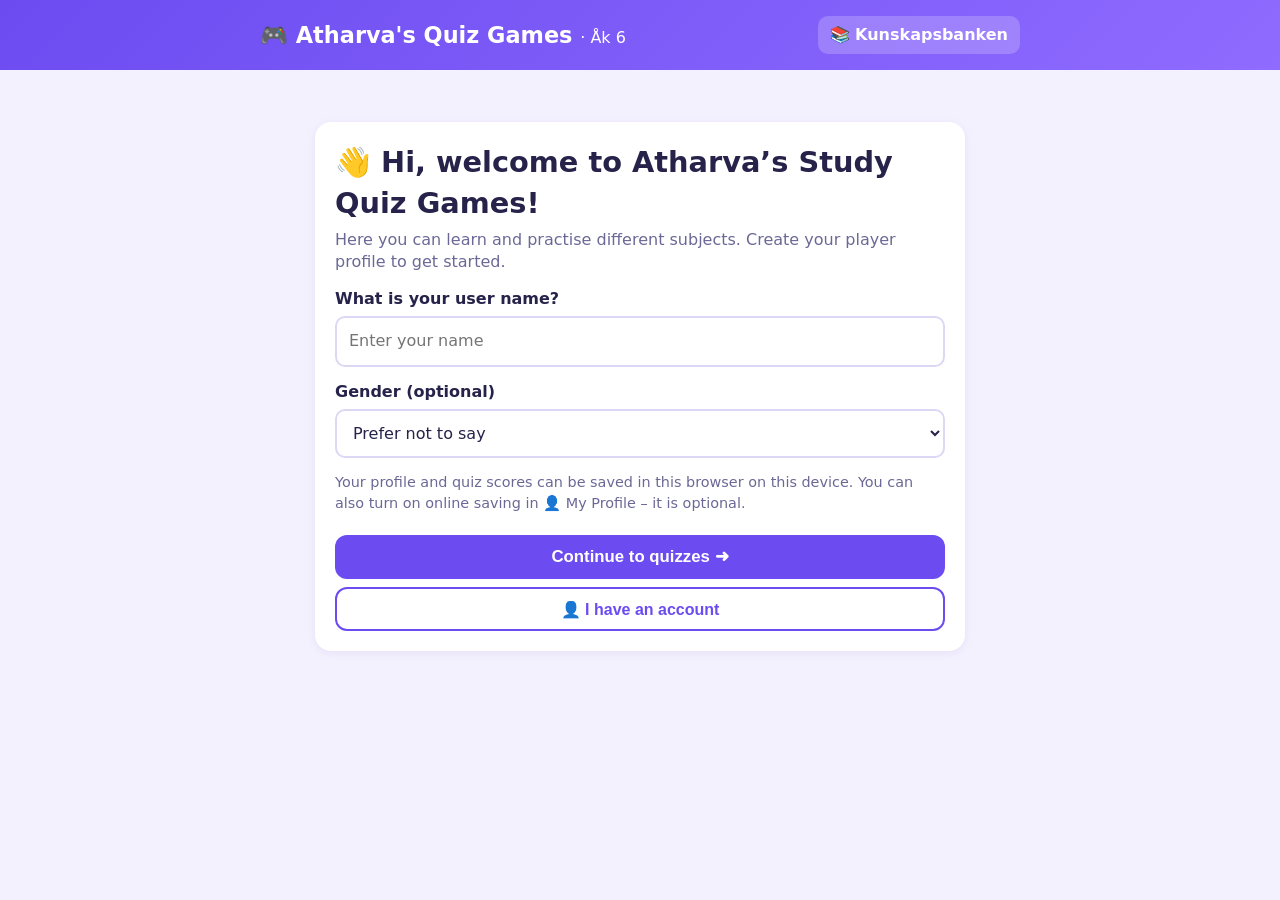
<file: index.html>
<!doctype html>
<html lang="en">
<head>
<meta charset="utf-8">
<meta name="viewport" content="width=device-width, initial-scale=1">
<title>Atharva's Quiz Games</title>
<link rel="stylesheet" href="styles.css">
</head>
<body>
<header>
  <div class="top">
    <h1 id="homeTitle" role="link" tabindex="0" title="Go to the home page">🎮 Atharva's Quiz Games <span style="font-weight:400;font-size:1rem">· Åk 6</span></h1>
    <a href="kunskap.html" style="color:#fff;font-weight:700;text-decoration:none;background:rgba(255,255,255,.2);padding:8px 12px;border-radius:10px">📚 Kunskapsbanken</a>
    <div class="player hidden" id="headerPlayer">
      <label for="playerName">👤 Player:</label>
      <input id="playerName" type="text" maxlength="30" placeholder="Type your name" autocomplete="off">
      <button type="button" id="switchAccountBtn" class="tbtn">👥 Accounts</button>
    </div>
  </div>
</header>

<main>
  <section id="welcome" class="card welcome">
    <h2>👋 Hi, welcome to Atharva’s Study Quiz Games!</h2>
    <p class="sub">Here you can learn and practise different subjects. Create your player profile to get started.</p>
    <form id="profileForm">
      <label for="welcomeName">What is your user name?</label>
      <input id="welcomeName" type="text" maxlength="30" placeholder="Enter your name" autocomplete="nickname" required>
      <label for="welcomeGender">Gender (optional)</label>
      <select id="welcomeGender">
        <option value="">Prefer not to say</option>
        <option value="Girl">Girl</option>
        <option value="Boy">Boy</option>
        <option value="Non-binary">Non-binary</option>
        <option value="Self-describe">I’d like to describe it myself</option>
      </select>
      <div id="selfGenderWrap" class="hidden">
        <label for="selfGender">How would you like to describe it?</label>
        <input id="selfGender" type="text" maxlength="30" placeholder="Optional">
      </div>
      <p class="small" id="saveNote">Your profile and quiz scores can be saved in this browser on this device.</p>
      <button class="primary" id="continueBtn" type="submit" style="width:100%;margin-top:8px">Continue to quizzes ➜</button>
      <button class="ghost" id="haveAccountBtn" type="button" style="width:100%;margin-top:8px">👤 I have an account</button>
    </form>
    <div id="accountsBox" class="hidden" style="margin-top:18px">
      <h3 style="margin:0 0 4px">👥 Accounts on this device</h3>
      <p class="small">Tap an account to open it. New accounts you make are added here, and the old ones stay saved.</p>
      <div id="accountsList"></div>
      <div id="cloudLoginBox" class="hidden">
        <h3 style="margin:18px 0 4px">☁️ Log in to an online account</h3>
        <p class="small">Turned on online saving on another phone or computer? Log in here with the same user name and PIN.</p>
        <form id="cloudLoginForm">
          <label for="cloudUser">User name</label>
          <input id="cloudUser" type="text" maxlength="30" autocomplete="username">
          <label for="cloudPin">PIN</label>
          <input id="cloudPin" type="password" inputmode="numeric" maxlength="8" autocomplete="current-password">
          <button class="primary" type="submit" style="width:100%;margin-top:8px">Log in</button>
          <p class="fb" id="cloudLoginMsg"></p>
        </form>
      </div>
      <h3 style="margin:18px 0 4px">🌍 All players</h3>
      <p class="small" id="onlineNote">Connecting…</p>
      <div id="onlineList"></div>
    </div>
  </section>

  <div id="appContent" class="hidden">
  <section id="menu" class="card">
    <h2 id="greeting">Choose a quiz</h2>
    <p class="sub" id="menuSub">Pick a subject to start. 10 questions, no timer – take your time!</p>
    <button class="ghost hidden" id="subjectsBtn" type="button" style="margin-bottom:14px">⬅ All subjects</button>
    <div class="dash-nav" aria-label="Player dashboard">
      <button class="ghost" type="button" data-panel="leaderboardPanel">🏆 Leaderboard</button>
      <button class="ghost" type="button" data-panel="xpPanel">⭐ XP & Levels</button>
      <button class="ghost" type="button" data-panel="profilePanel">👤 My Profile</button>
      <button class="ghost" type="button" data-panel="progressPanel">📊 My Progress</button>
    </div>
    <div class="menu-grid" id="menuGrid"></div>
  </section>

  <section id="dashboardPanel" class="card hidden">
    <div class="panel-head"><h2 id="panelTitle">My dashboard</h2><button class="ghost" type="button" id="dashboardBack">⬅ Back to quizzes</button></div>
    <p class="sub" id="panelSub"></p>
    <div id="panelContent"></div>
  </section>

  <section id="quiz" class="hidden">
    <div class="card">
      <button class="ghost" id="menuBtn" type="button" style="float:right;margin-left:8px">☰ Menu</button>
      <button type="button" class="speak-btn" id="soundBtn" title="Ljudeffekter på/av" aria-label="Sound effects on or off">🔔</button>
      <h2 id="quizTitle"></h2>
      <p class="sub" id="quizIntro"></p>
    </div>
    <div id="readingPassage" class="card hidden" style="margin-bottom:14px"><button type="button" class="speak-btn" id="readingSpeak" title="Läs upp texten / Read the text aloud" aria-label="Read the text aloud">🔊</button><h3 id="readingTitle" style="margin-top:0"></h3><p id="readingText" style="white-space:pre-line;line-height:1.75;margin-bottom:0"></p><p id="listenHint" class="hidden" style="margin:0;line-height:1.6">🎧 Tryck på 🔊 och lyssna noga. Lyssna gärna två gånger, som på provet. Texten visas när du har rättat dina svar.</p></div>
    <div class="card hidden" id="result">
      <div class="hint" id="resultName"></div>
      <div class="score" id="resultScore"></div>
      <p id="resultMsg"></p>
      <p class="hint hidden" id="fixNote"></p>
      <div id="reviewBox" class="hidden">
        <h3>Correct answers for your mistakes</h3>
        <ul class="review" id="reviewList"></ul>
      </div>
      <div class="result-actions">
        <button class="primary" id="againBtn2" type="button">🔄 New quiz</button>
        <button class="ghost" id="menuBtn2" type="button">Menu</button>
      </div>
    </div>
    <form id="quizForm" onsubmit="return false"></form>
    <div class="card hidden" id="padCard">
      <h3 style="margin:0 0 10px">✏️ Sketch pad</h3>
      <div class="pad-tools">
        <button type="button" class="sw active" data-color="#26224a" style="background:#26224a" aria-label="Black pen"></button>
        <button type="button" class="sw" data-color="#d6403a" style="background:#d6403a" aria-label="Red pen"></button>
        <button type="button" class="sw" data-color="#2b7bd9" style="background:#2b7bd9" aria-label="Blue pen"></button>
        <button type="button" class="sw" data-color="#1c9c5b" style="background:#1c9c5b" aria-label="Green pen"></button>
        <button type="button" class="tbtn active" data-size="3">Thin</button>
        <button type="button" class="tbtn" data-size="6">Medium</button>
        <button type="button" class="tbtn" data-size="12">Thick</button>
        <button type="button" class="tbtn" id="padErase">🧽 Eraser</button>
        <button type="button" class="tbtn" id="padClear">🗑 Clear</button>
      </div>
      <canvas id="padCanvas"></canvas>
    </div>
    <div class="card actions">
      <button class="ghost hidden" id="backBtn" type="button">⬅ Back</button>
      <button class="ghost" id="padBtn" type="button">✏️ Sketch pad</button>
      <span class="hint" id="progress" style="flex:1"></span>
      <!-- Forward buttons sit on the right, where children expect "next" to be. -->
      <button class="ghost hidden" id="againBtn" type="button">🔄 New quiz</button>
      <button class="primary hidden" id="checkBtn" type="button" disabled>✅ Check answers</button>
      <button class="primary" id="nextBtn" type="button" disabled>Next ➡</button>
    </div>
  </section>
  </div>
</main>
<div class="toasts" id="toasts" role="status" aria-live="polite"></div>

<script src="quiz-data.js" defer></script>
<script src="app.js" defer></script>
</body>
</html>
</file>
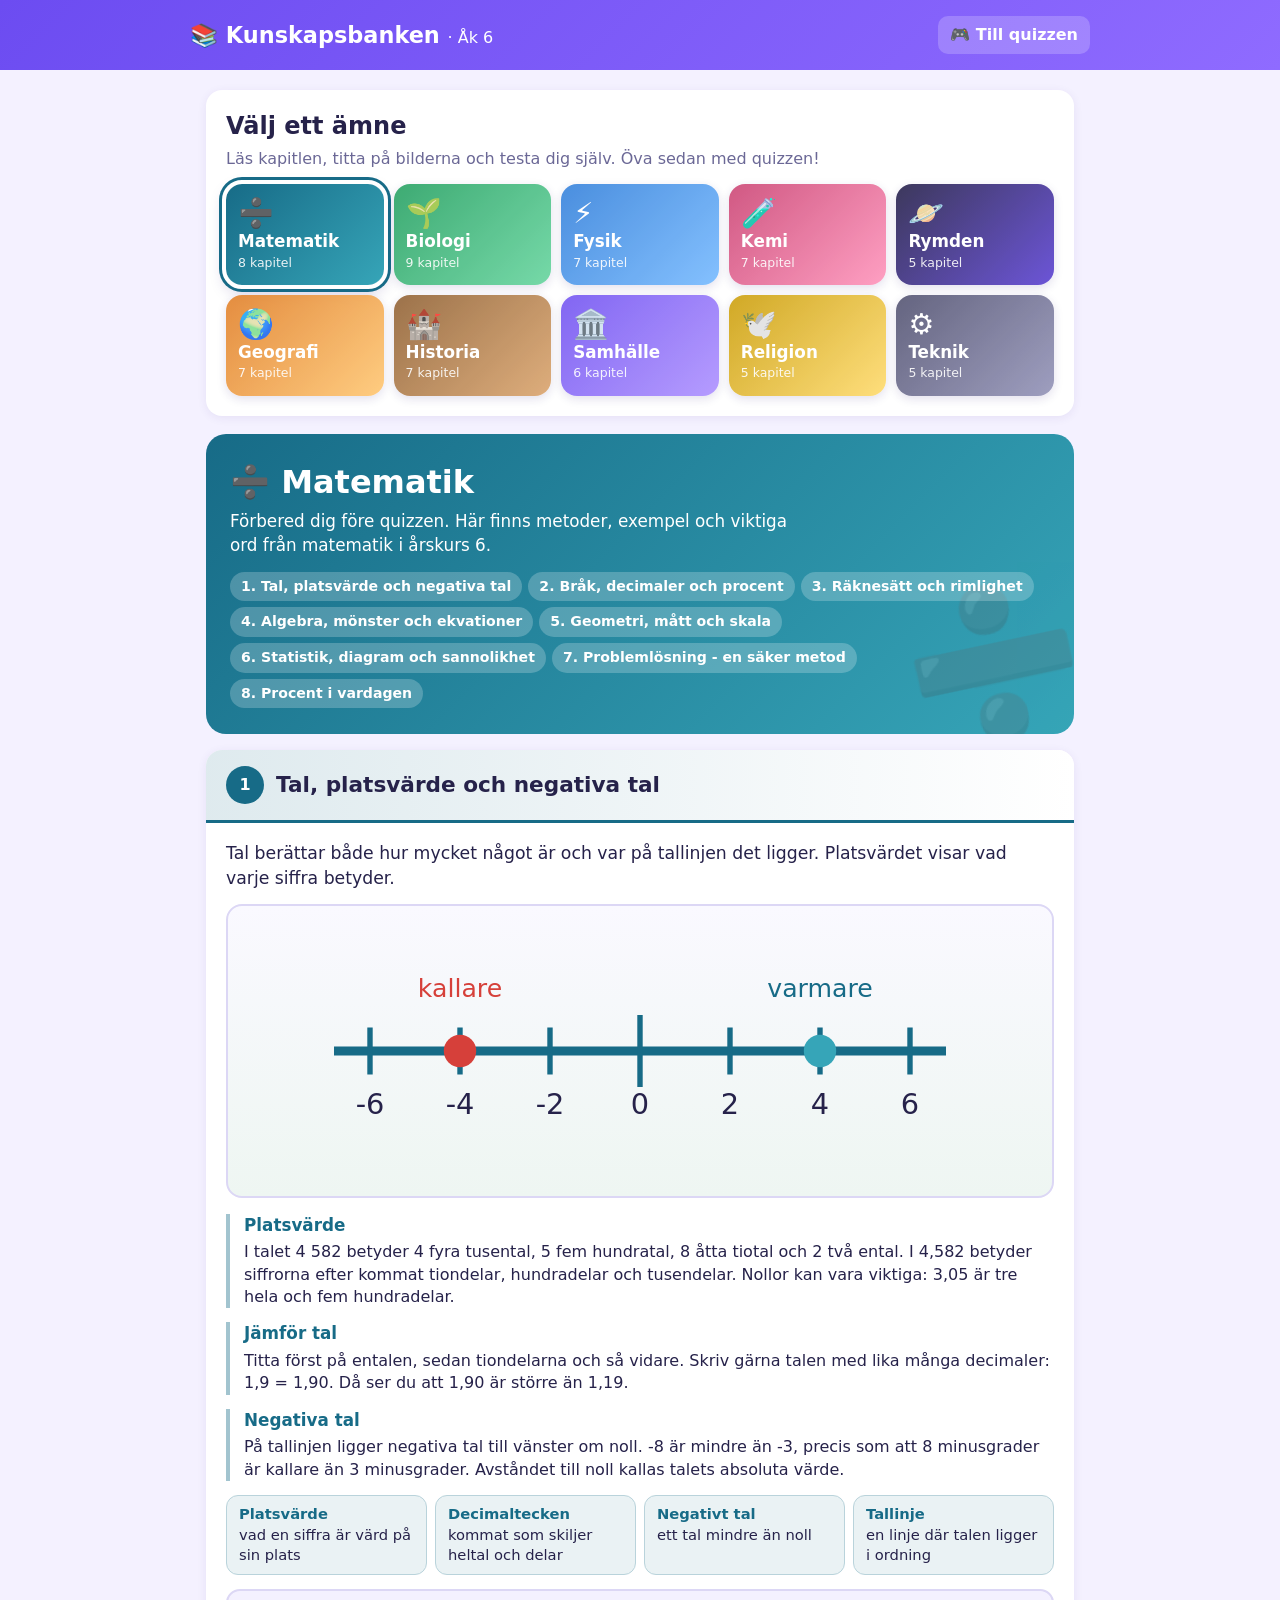
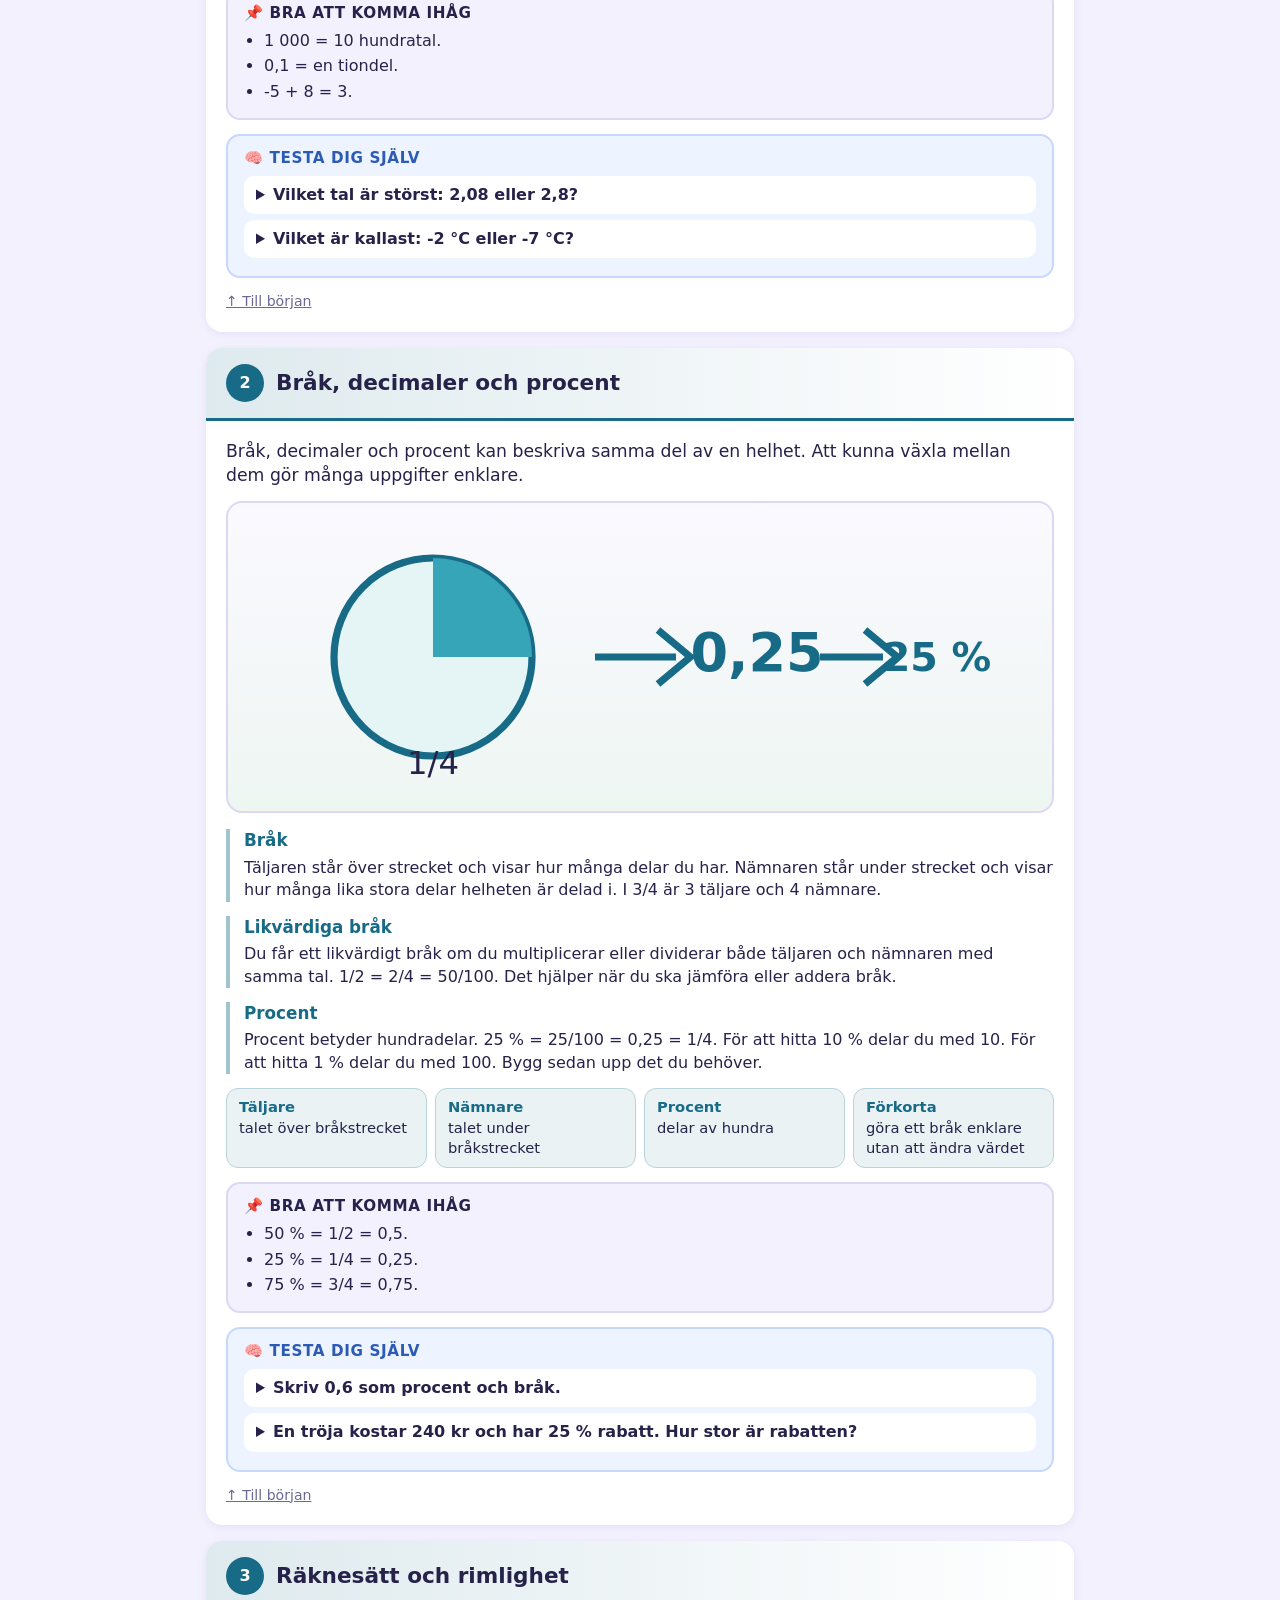
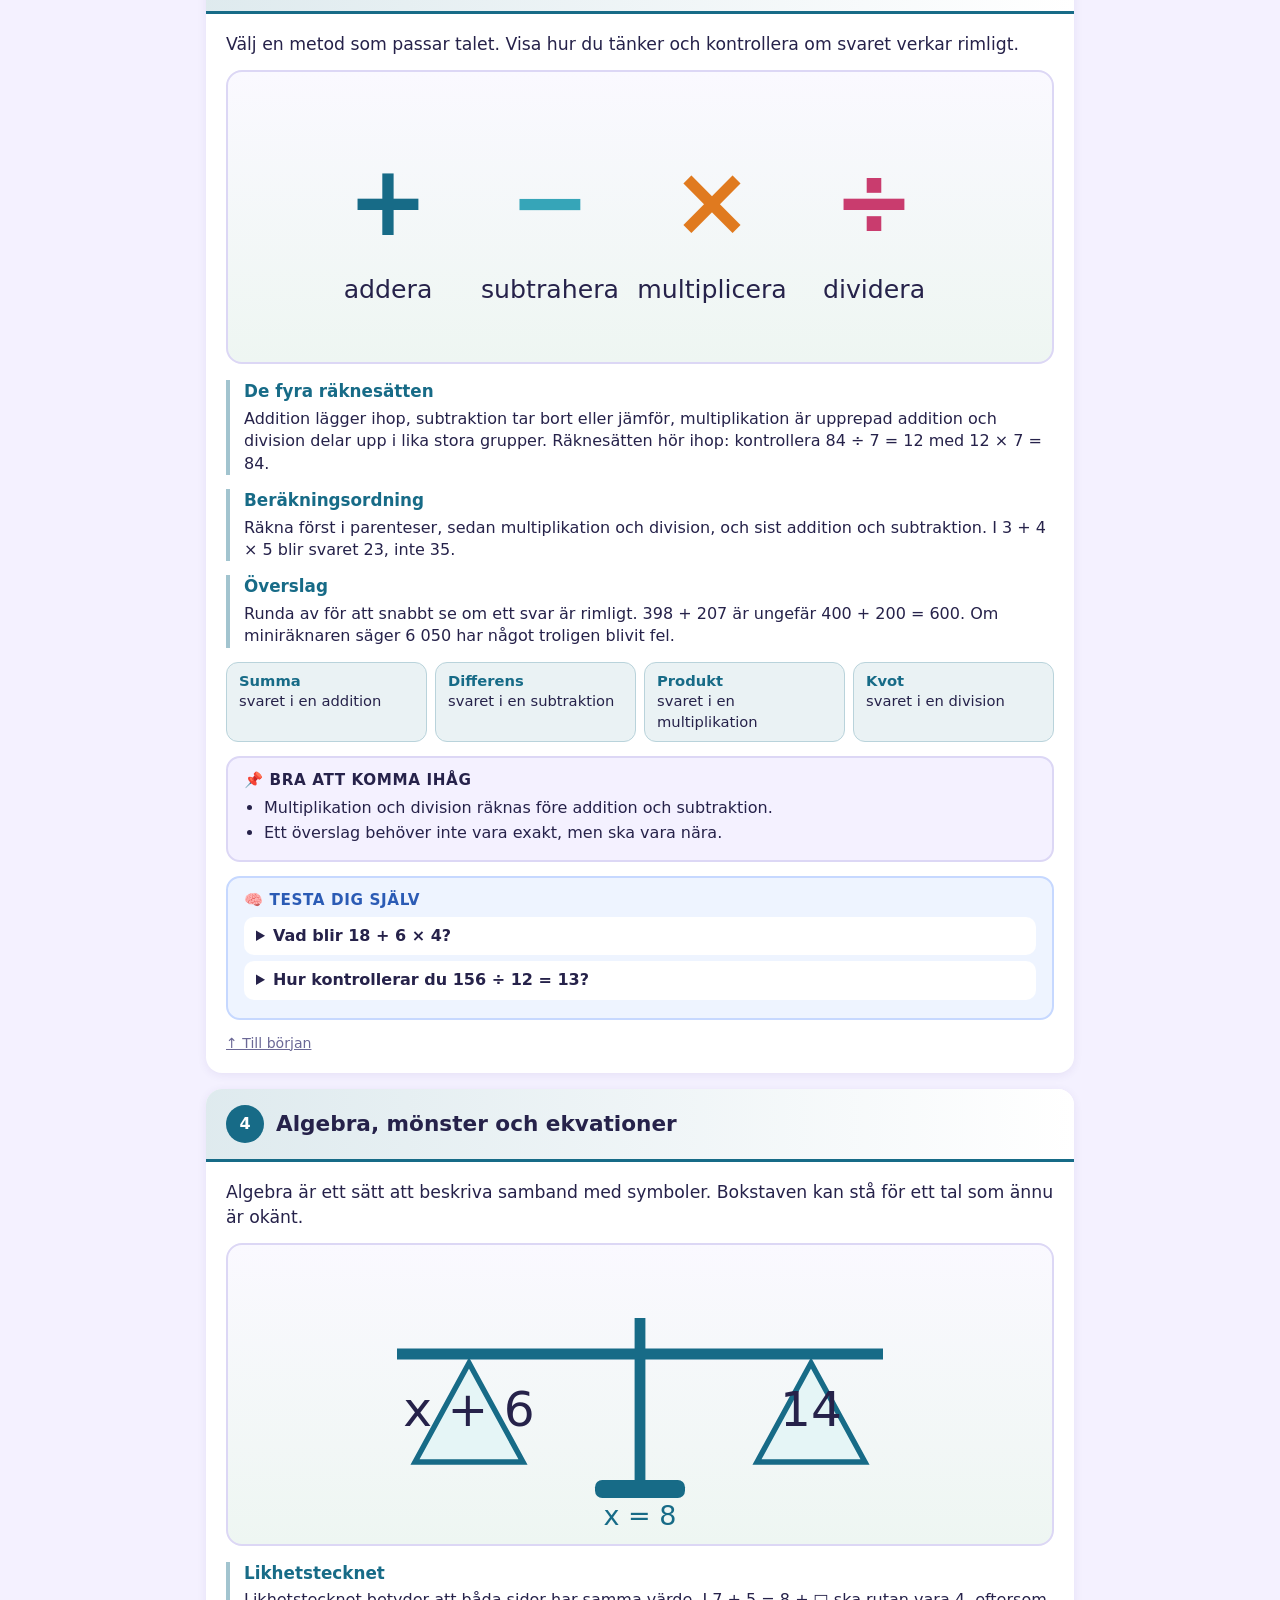
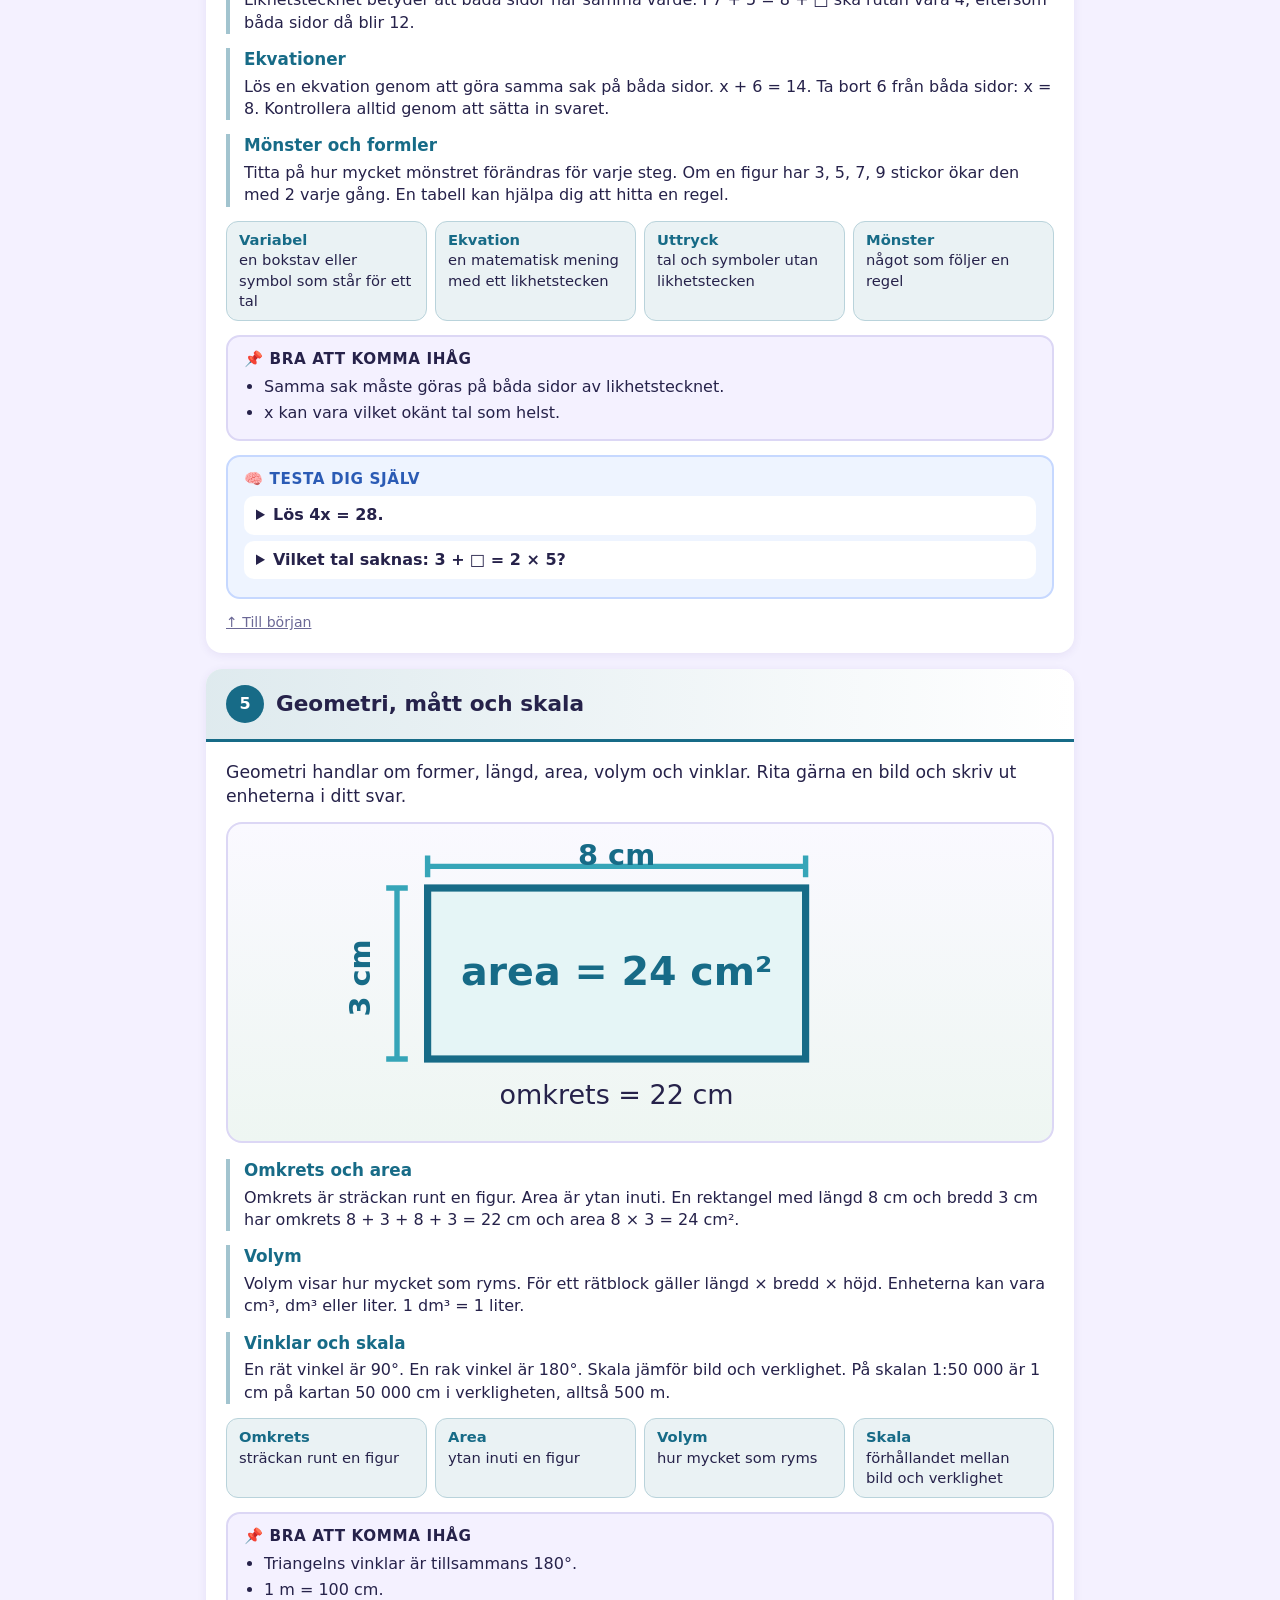
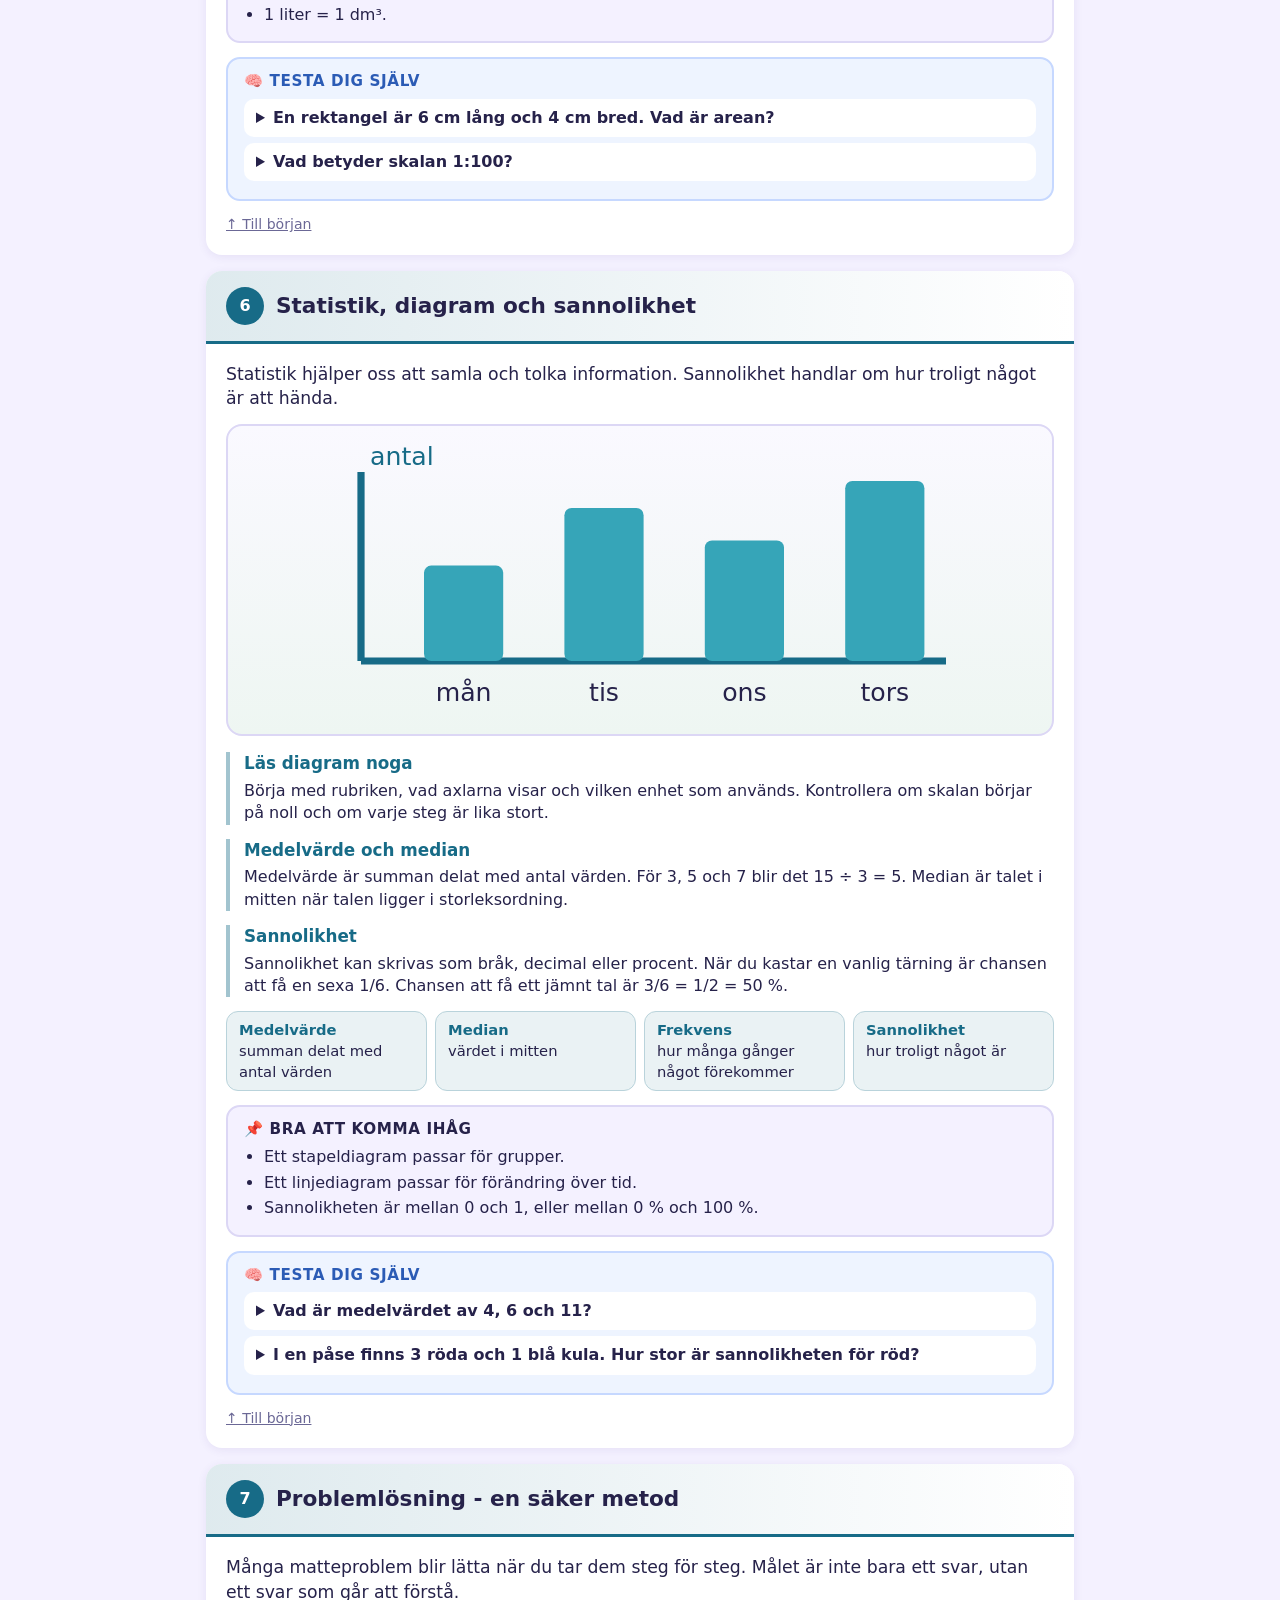
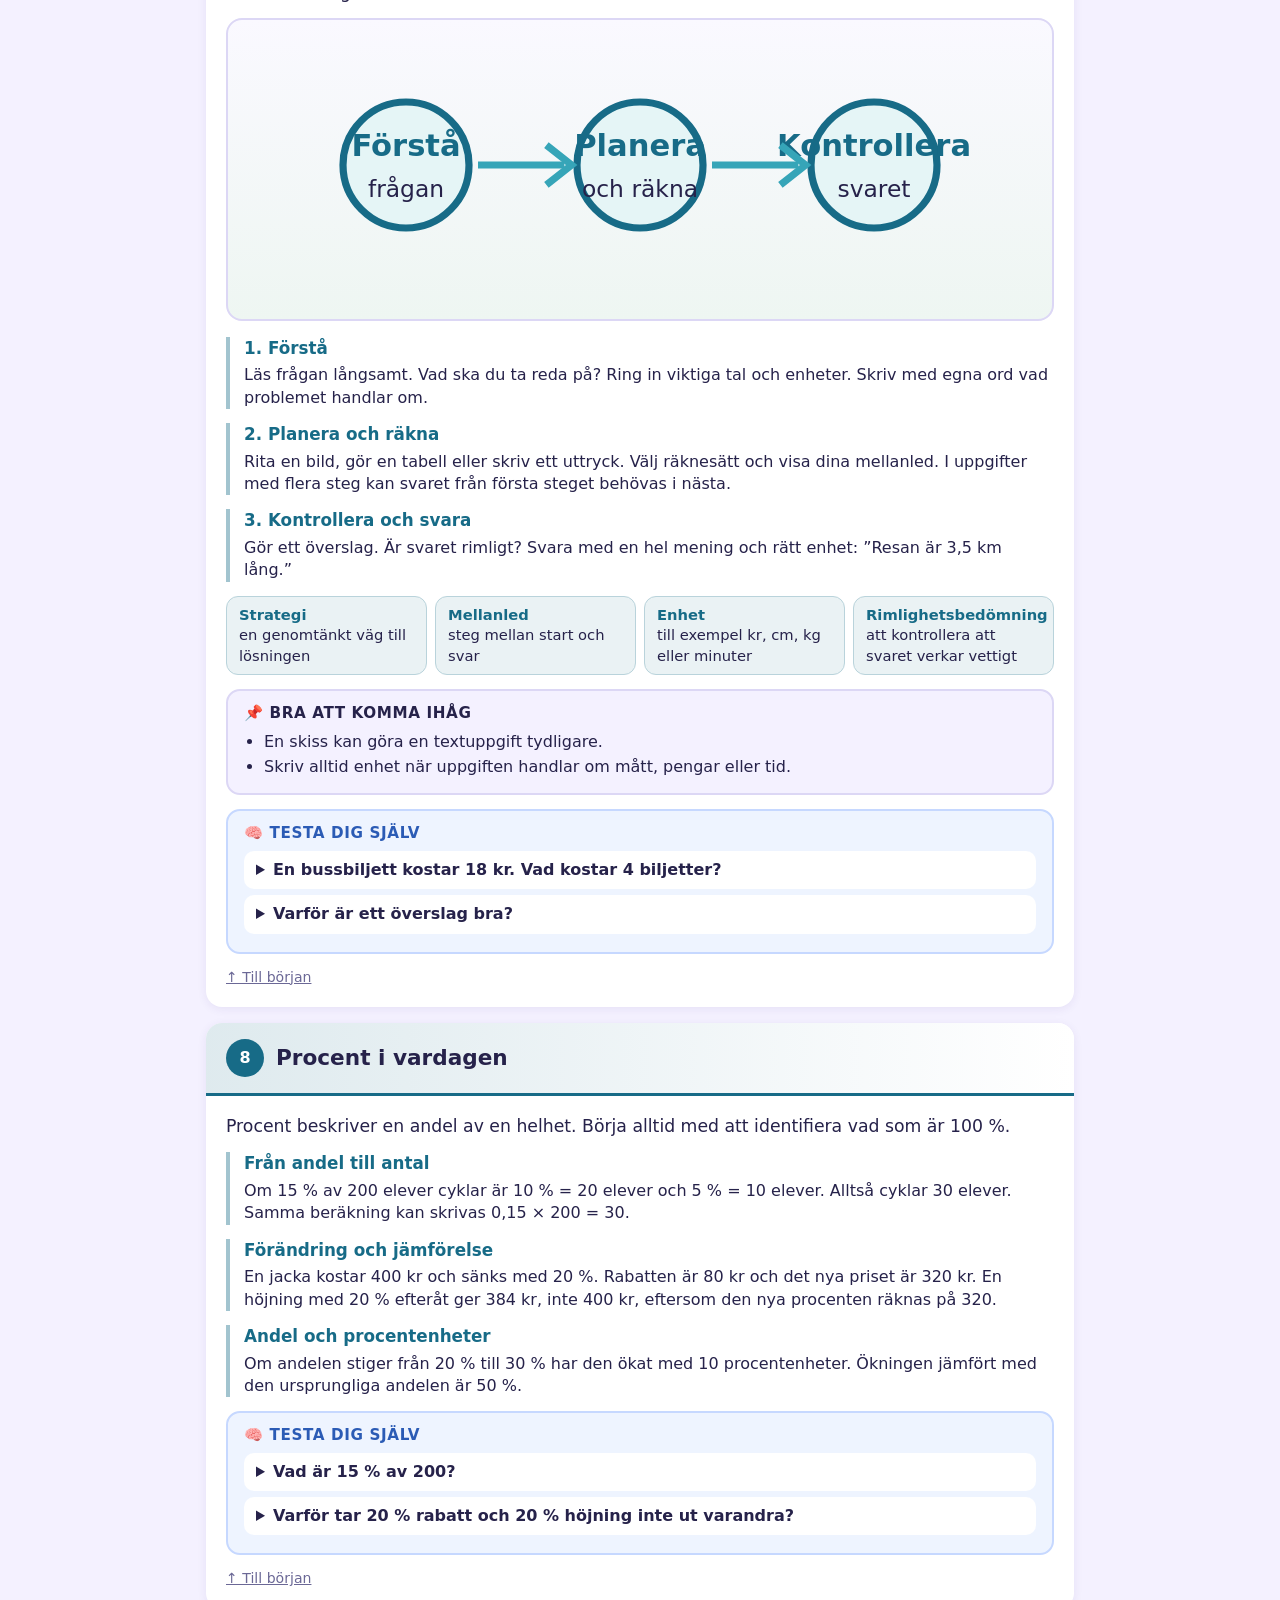
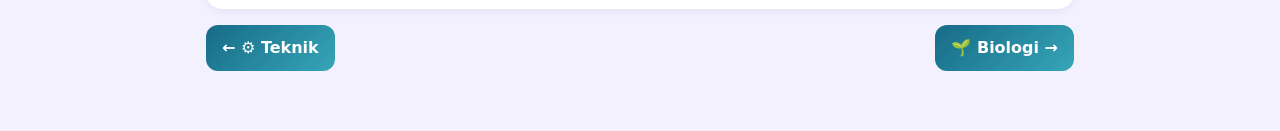
<file: kunskap.html>
<!doctype html>
<html lang="sv">
<head>
<meta charset="utf-8">
<meta name="viewport" content="width=device-width, initial-scale=1">
<title>Kunskapsbanken · Åk 6</title>
<link rel="stylesheet" href="styles.css">
<style>
  main{max-width:900px}
  .top{max-width:900px}
  .kb-nav{display:grid;grid-template-columns:repeat(auto-fit,minmax(150px,1fr));gap:10px}
  .kb-nav button{border:0;border-radius:16px;padding:14px 12px;font:inherit;cursor:pointer;color:#fff;text-align:left;
    background:var(--g);box-shadow:0 3px 10px rgba(40,20,120,.15);transition:transform .15s,box-shadow .15s;opacity:.85}
  .kb-nav button:hover{transform:translateY(-3px);opacity:1}
  .kb-nav button[aria-selected="true"]{opacity:1;outline:4px solid #fff;box-shadow:0 0 0 7px var(--c),0 6px 16px rgba(40,20,120,.25)}
  .kb-nav .e{font-size:1.8rem;display:block;line-height:1.1}
  .kb-nav b{font-size:1.05rem}
  .kb-nav small{display:block;opacity:.9;font-size:.78rem}
  .hero{border-radius:20px;padding:26px 24px;color:#fff;background:var(--g);margin:18px 0 16px;position:relative;overflow:hidden}
  .hero .big{position:absolute;right:-10px;bottom:-30px;font-size:9rem;opacity:.22;transform:rotate(-12deg)}
  .hero h2{font-size:2rem;margin:0 0 6px}
  .hero p{margin:0 0 14px;max-width:560px;font-size:1.05rem}
  .toc{display:flex;flex-wrap:wrap;gap:6px;position:relative}
  .toc a{font-size:.88rem;background:rgba(255,255,255,.22);color:#fff;border-radius:99px;padding:5px 11px;text-decoration:none;font-weight:600}
  .toc a:hover{background:rgba(255,255,255,.4)}
  .chapter{padding:0;overflow:hidden;scroll-margin-top:14px}
  .ch-head{display:flex;align-items:center;gap:12px;padding:16px 20px;border-bottom:3px solid var(--c);background:linear-gradient(90deg,color-mix(in srgb,var(--c) 14%,#fff),#fff)}
  .ch-num{flex:none;width:38px;height:38px;border-radius:50%;background:var(--c);color:#fff;display:grid;place-items:center;font-weight:800}
  .ch-head h3{margin:0;font-size:1.35rem;color:var(--ink)}
  .ch-body{padding:18px 20px 20px}
  .lead{font-size:1.08rem;font-weight:500;margin:0 0 14px}
  .pic{background:linear-gradient(180deg,#faf9ff,#eef6f2);border:2px solid var(--line);border-radius:16px;padding:10px;margin:0 0 16px;text-align:center}
  .pic svg{width:100%;max-width:720px;height:auto;display:block;margin:auto}
  .part{margin:0 0 14px;padding-left:14px;border-left:4px solid color-mix(in srgb,var(--c) 40%,#fff)}
  .part h4{margin:0 0 4px;color:var(--c);font-size:1.05rem}
  .part p{margin:0}
  .box{border-radius:14px;padding:12px 16px;margin:14px 0 0}
  .box h5{margin:0 0 6px;font-size:.95rem;text-transform:uppercase;letter-spacing:.04em}
  .know{background:#fff6d6;border:2px solid #ffd966}
  .know h5{color:#8a6400}
  .facts{background:var(--bg);border:2px solid var(--line)}
  .facts ul{margin:0;padding-left:20px}
  .facts li{margin:3px 0}
  .words{display:grid;grid-template-columns:repeat(auto-fit,minmax(190px,1fr));gap:8px;margin-top:14px}
  .words div{border-radius:12px;padding:8px 12px;font-size:.92rem;background:color-mix(in srgb,var(--c) 9%,#fff);border:1px solid color-mix(in srgb,var(--c) 30%,#fff)}
  .words b{color:var(--c);display:block}
  .test{background:#eef4ff;border:2px solid #c6d8ff}
  .test h5{color:#2b5bb5}
  .test details{background:#fff;border-radius:10px;padding:8px 12px;margin:6px 0;cursor:pointer}
  .test summary{font-weight:600}
  .test details p{margin:6px 0 0;color:var(--good);font-weight:600}
  .foot{display:flex;justify-content:space-between;margin-top:14px;font-size:.88rem}
  .foot a{color:var(--muted)}
  .pager{display:flex;justify-content:space-between;gap:10px;margin-top:8px}
  .pager button{border:0;border-radius:12px;padding:12px 16px;font:inherit;font-weight:700;cursor:pointer;color:#fff;background:var(--g)}
  @media (prefers-reduced-motion:reduce){.kb-nav button{transition:none}}
</style>
</head>
<body>
<header>
  <div class="top">
    <h1>📚 Kunskapsbanken <span style="font-weight:400;font-size:1rem">· Åk 6</span></h1>
    <a href="index.html" style="color:#fff;font-weight:700;text-decoration:none;padding:8px 12px;border-radius:10px;background:rgba(255,255,255,.2)">🎮 Till quizzen</a>
  </div>
</header>
<main id="top">
  <section class="card">
    <h2 style="margin-bottom:4px">Välj ett ämne</h2>
    <p class="sub">Läs kapitlen, titta på bilderna och testa dig själv. Öva sedan med quizzen!</p>
    <div class="kb-nav" id="tabs" role="tablist"></div>
  </section>
  <div id="subject"></div>
</main>

<script src="kunskap-pics.js"></script>
<script src="kunskap-data.js"></script>
<script>
(function(){
  var $ = function(id){ return document.getElementById(id); };
  function esc(s){ return String(s).replace(/[&<>"]/g, function(c){ return {'&':'&amp;','<':'&lt;','>':'&gt;','"':'&quot;'}[c]; }); }
  function pic(k){ return k && P[k] ? '<div class="pic"' + (k === 'solar' ? '' : ' aria-hidden="true"') + '>' + P[k] + '</div>' : ''; }

  function chapterHTML(s, c, i){
    var h = '<section class="card chapter" id="' + s.id + '-' + i + '">';
    h += '<div class="ch-head"><span class="ch-num">' + (i + 1) + '</span><h3>' + esc(c.t) + '</h3></div><div class="ch-body">';
    if (c.intro) h += '<p class="lead">' + esc(c.intro) + '</p>';
    if (c.pic !== 'evolution') h += pic(c.pic);
    (c.parts || []).forEach(function(p){ h += '<div class="part"><h4>' + esc(p[0]) + '</h4><p>' + esc(p[1]) + '</p></div>'; });
    h += pic(c.pic2);
    if (c.words) h += '<div class="words">' + c.words.map(function(w){ return '<div><b>' + esc(w[0]) + '</b>' + esc(w[1]) + '</div>'; }).join('') + '</div>';
    if (c.facts) h += '<div class="box facts"><h5>📌 Bra att komma ihåg</h5><ul>' + c.facts.map(function(f){ return '<li>' + esc(f) + '</li>'; }).join('') + '</ul></div>';
    if (c.know) h += '<div class="box know"><h5>💡 Visste du?</h5>' + esc(c.know) + '</div>';
    if (c.test) h += '<div class="box test"><h5>🧠 Testa dig själv</h5>' + c.test.map(function(q){ return '<details><summary>' + esc(q[0]) + '</summary><p>✔ ' + esc(q[1]) + '</p></details>'; }).join('') + '</div>';
    return h + '<div class="foot"><a href="#top">↑ Till början</a></div></div></section>';
  }

  function show(id, scroll){
    var idx = 0;
    SUBJECTS.forEach(function(x, i){ if (x.id === id) idx = i; });
    var s = SUBJECTS[idx];
    var root = document.documentElement.style;
    root.setProperty('--c', s.color); root.setProperty('--g', s.grad);
    [].forEach.call($('tabs').children, function(b){ b.setAttribute('aria-selected', b.dataset.id === s.id); });
    var prev = SUBJECTS[(idx + SUBJECTS.length - 1) % SUBJECTS.length], next = SUBJECTS[(idx + 1) % SUBJECTS.length];
    $('subject').innerHTML =
      '<div class="hero"><span class="big" aria-hidden="true">' + s.emoji + '</span><h2>' + s.emoji + ' ' + esc(s.name) + '</h2><p>' + esc(s.intro) + '</p>' +
      '<div class="toc">' + s.chapters.map(function(c, i){ return '<a href="#' + s.id + '-' + i + '">' + (i + 1) + '. ' + esc(c.t) + '</a>'; }).join('') + '</div></div>' +
      s.chapters.map(function(c, i){ return chapterHTML(s, c, i); }).join('') +
      '<div class="pager"><button type="button" data-id="' + prev.id + '">← ' + prev.emoji + ' ' + esc(prev.name) + '</button>' +
      '<button type="button" data-id="' + next.id + '">' + next.emoji + ' ' + esc(next.name) + ' →</button></div>';
    try { history.replaceState(null, '', '#' + s.id); } catch(e) {}
    if (scroll) $('subject').scrollIntoView({ behavior:'smooth' });
  }

  $('tabs').innerHTML = SUBJECTS.map(function(s){
    return '<button type="button" role="tab" data-id="' + s.id + '" style="--g:' + s.grad + ';--c:' + s.color + '"><span class="e">' + s.emoji + '</span><b>' + esc(s.name) + '</b><small>' + s.chapters.length + ' kapitel</small></button>';
  }).join('');
  document.addEventListener('click', function(e){
    var b = e.target.closest('#tabs button, .pager button'); if (b) show(b.dataset.id, true);
  });
  function fromHash(){
    var id = (location.hash || '').slice(1).split('-')[0];
    var cur = document.querySelector('#tabs [aria-selected="true"]');
    if (!cur || (id && cur.dataset.id !== id && SUBJECTS.some(function(s){ return s.id === id; }))) show(id);
  }
  window.addEventListener('hashchange', fromHash);
  fromHash();
})();
</script>
</body>
</html>
</file>
<file: styles.css>
:root{
    --bg:#f4f1ff; --card:#ffffff; --ink:#26224a; --muted:#6b6896;
    --brand:#6c4cf1; --brand-dark:#5338d1; --good:#1c9c5b; --good-bg:#e5f7ee;
    --bad:#d6403a; --bad-bg:#fdeceb; --line:#dcd7f5;
  }
  *{box-sizing:border-box}
  body{margin:0;font-family:system-ui,-apple-system,"Segoe UI",Roboto,sans-serif;background:var(--bg);color:var(--ink);line-height:1.4}
  header{background:linear-gradient(135deg,#6c4cf1,#8f6bff);color:#fff;padding:16px 20px}
  .top{max-width:760px;margin:0 auto;display:flex;flex-wrap:wrap;gap:12px;align-items:center;justify-content:space-between}
  h1{margin:0;font-size:1.4rem}
  .player{display:flex;align-items:center;gap:8px;background:rgba(255,255,255,.18);padding:8px 12px;border-radius:12px}
  .player label{font-size:.9rem}
  .player input{border:0;border-radius:8px;padding:8px 10px;font-size:1rem;width:170px;max-width:42vw}
  main{max-width:760px;margin:0 auto;padding:20px 16px 60px}
  .card{background:var(--card);border-radius:16px;padding:20px;box-shadow:0 2px 10px rgba(60,40,140,.08);margin-bottom:16px}
  h2{margin:0 0 6px}
  .sub{color:var(--muted);margin:0 0 14px}
  .menu-grid{display:grid;grid-template-columns:repeat(auto-fit,minmax(220px,1fr));gap:12px}
  .menu-item{border:2px solid var(--line);border-radius:14px;padding:16px;background:#fff;text-align:left;cursor:pointer;font:inherit;color:inherit}
  .menu-item:hover{border-color:var(--c,var(--brand));transform:translateY(-1px)}
  .menu-item .tag{display:inline-block;background:var(--c,var(--brand));color:#fff;font-size:.75rem;font-weight:700;padding:2px 8px;border-radius:99px;margin-bottom:6px}
  .menu-item strong{display:block;font-size:1.1rem}
  .menu-item span.d{color:var(--muted);font-size:.9rem}
  .new-badge{display:inline-block;background:#ffcf33;color:#5a3d00;font-size:.75rem;font-weight:800;padding:2px 8px;border-radius:99px;margin:0 0 6px 6px;transform:rotate(-3deg);box-shadow:0 1px 3px rgba(0,0,0,.15)}
  .speak-btn{float:right;margin-left:8px;border:2px solid var(--line);background:#fff;border-radius:99px;width:40px;height:40px;font-size:1.15rem;line-height:1;cursor:pointer;padding:0}
  .speak-btn:hover{border-color:var(--brand)}
  .q-title{white-space:pre-line}
  .done-mark{display:inline-block;background:#1c9c5b;color:#fff;font-size:.75rem;font-weight:700;padding:2px 8px;border-radius:99px;margin:0 0 6px 6px}
  /* celebrations */
  #confetti{position:fixed;inset:0;pointer-events:none;z-index:9999}
  .cheer{font-size:1.6rem;font-weight:800;text-align:center;margin:6px 0 4px;animation:cheerPop .7s cubic-bezier(.2,1.6,.4,1) both}
  .cheer.small{font-size:1.2rem}
  @keyframes cheerPop{0%{transform:scale(.2) rotate(-8deg);opacity:0}100%{transform:scale(1) rotate(0);opacity:1}}
  .score.bounce{animation:scoreBounce .9s ease both}
  @keyframes scoreBounce{0%,100%{transform:scale(1)}30%{transform:scale(1.35)}60%{transform:scale(.95)}}
  .q.wrong.shake{animation:shake .45s ease}
  @keyframes shake{0%,100%{transform:translateX(0)}20%,60%{transform:translateX(-7px)}40%,80%{transform:translateX(7px)}}
  .q.right.pop{animation:popIn .5s ease}
  @keyframes popIn{0%{transform:scale(1)}40%{transform:scale(1.03)}100%{transform:scale(1)}}
  @media (prefers-reduced-motion: reduce){.cheer,.score.bounce,.q.wrong.shake,.q.right.pop{animation:none}}
  .q-pic{display:flex;justify-content:center;margin:0 0 12px}
  .q-pic svg{width:100%;max-width:220px;height:auto;background:#f6f8ff;border-radius:12px}
  .speak-btn.speaking{background:#efeaff;border-color:var(--brand)}
  .q{border:2px solid var(--line);border-radius:14px;padding:14px;margin-bottom:14px}
  .q.right{border-color:var(--good);background:var(--good-bg)}
  .q.wrong{border-color:var(--bad);background:var(--bad-bg)}
  .q-title{font-size:1.2rem;font-weight:700;margin-bottom:10px}
  #readingPassage{border-left:5px solid #2b7bd9;background:var(--card, #fff)}
  .q-title small{display:block;color:var(--muted);font-weight:600;font-size:.85rem;margin-bottom:2px}
  .opts{display:grid;grid-template-columns:1fr 1fr;gap:10px}
  .opt{display:flex;align-items:center;gap:8px;border:2px solid var(--line);border-radius:12px;padding:12px;background:#fff;cursor:pointer;font-size:1.05rem}
  .opt:hover{border-color:var(--brand)}
  .opt input{accent-color:var(--brand);width:18px;height:18px;flex:none}
  .opt.selected{border-color:var(--brand);background:#efeaff}
  .opt.correct{border-color:var(--good);background:#d3f2e2}
  .opt.incorrect{border-color:var(--bad);background:#fbd9d7}
  .locked .opt{cursor:default}
  .opt.typein{grid-column:1/-1;cursor:text}
  .opt.typein input{width:100%;height:auto;border:0;outline:none;background:transparent;font:inherit;color:inherit;padding:2px 0}
  #homeTitle{cursor:pointer}
  .fb{margin-top:10px;font-weight:600}
  .fb.good{color:var(--good)} .fb.bad{color:var(--bad)}
  .locked .q.fixing .opt:not(.incorrect){cursor:pointer}
  .locked .q.fixing .opt.typein{cursor:text}
  .fix-row{display:flex;flex-wrap:wrap;gap:8px;margin-top:10px}
  .fix-row button.ghost{padding:8px 14px;font-size:.95rem}
  button.primary{background:var(--brand);color:#fff;border:0;border-radius:12px;padding:12px 22px;font-size:1.05rem;font-weight:700;cursor:pointer}
  button.primary:hover{background:var(--brand-dark)}
  button.primary:disabled{opacity:.5;cursor:not-allowed}
  button.ghost{background:#fff;color:var(--brand);border:2px solid var(--brand);border-radius:12px;padding:10px 18px;font-size:1rem;font-weight:700;cursor:pointer}
  .actions{display:flex;flex-wrap:wrap;gap:10px;align-items:center}
  .hint{color:var(--muted);font-size:.95rem}
  .score{font-size:2.2rem;font-weight:800;margin:4px 0}
  .review li{margin-bottom:8px}
  .pad-tools{display:flex;flex-wrap:wrap;gap:8px;align-items:center;margin-bottom:10px}
  .sw{width:32px;height:32px;border-radius:50%;border:3px solid #fff;box-shadow:0 0 0 2px var(--line);cursor:pointer;padding:0}
  .sw.active{box-shadow:0 0 0 3px var(--brand)}
  .tbtn{border:2px solid var(--line);background:#fff;border-radius:10px;padding:6px 10px;font:inherit;font-size:.9rem;cursor:pointer;color:inherit}
  .tbtn.active{border-color:var(--brand);background:#efeaff}
  #padCanvas{display:block;width:100%;height:300px;background:#fff;border:2px dashed var(--line);border-radius:12px;touch-action:none;cursor:crosshair}
  .hidden{display:none !important}
  .welcome{max-width:650px;margin:32px auto}
  .welcome h2{font-size:1.8rem}
  .welcome label{display:block;font-weight:700;margin:14px 0 6px}
  .welcome input,.welcome select{width:100%;padding:12px;border:2px solid var(--line);border-radius:10px;font:inherit;background:#fff;color:var(--ink)}
  .welcome .small{font-size:.9rem;color:var(--muted)}
  .dash-nav{display:flex;flex-wrap:wrap;gap:8px;margin:0 0 16px}
  .stat-grid{display:grid;grid-template-columns:repeat(auto-fit,minmax(130px,1fr));gap:10px;margin:14px 0}
  .stat{background:#f3efff;border:1px solid var(--line);border-radius:12px;padding:14px}
  .stat strong{display:block;font-size:1.5rem}
  .data-table{width:100%;border-collapse:collapse;margin-top:12px}
  .data-table th,.data-table td{text-align:left;padding:10px 8px;border-bottom:1px solid var(--line)}
  .bar{height:12px;background:#e6e0ff;border-radius:99px;overflow:hidden;margin:8px 0}
  .bar span{display:block;height:100%;background:var(--brand);width:0%}
  @media (max-width:520px){.opts{grid-template-columns:1fr}}
.profile-avatar-wrap{display:flex;align-items:center;gap:14px;margin:10px 0 18px}.profile-avatar{width:76px;height:76px;border-radius:50%;object-fit:cover;border:3px solid var(--line)}.leader-avatar{width:42px;height:42px;border-radius:50%;object-fit:cover;vertical-align:middle}
  .acct{display:flex;align-items:center;gap:12px;border:2px solid var(--line);border-radius:12px;padding:10px;margin:8px 0;background:#fff}
  .acct img{width:48px;height:48px;border-radius:50%;object-fit:cover;flex:none}
  .acct .grow{flex:1;min-width:0}
  .acct.now{border-color:var(--brand);background:#efeaff}
  button.danger{background:#d6403a;color:#fff;border:0;border-radius:12px;padding:12px 22px;font-size:1.05rem;font-weight:700;cursor:pointer}
  button.danger:hover{background:#b8322d}
  /* ---- polish ---- */
  .small{font-size:.9rem;color:var(--muted)}
  .card > :last-child{margin-bottom:0}
  button.primary,button.ghost,button.danger{display:inline-flex;align-items:center;justify-content:center;gap:6px;min-height:44px;line-height:1.2;transition:background .15s,border-color .15s,transform .1s}
  button.primary:active:not(:disabled),button.ghost:active,button.danger:active{transform:scale(.97)}
  button.ghost:hover{background:#efeaff}
  button:disabled{cursor:not-allowed}
  button:focus-visible,.menu-item:focus-visible,#homeTitle:focus-visible{outline:3px solid #b9a8ff;outline-offset:2px}
  .opt:focus-within{box-shadow:0 0 0 3px #e2dbff}
  .opt.typein:focus-within{border-color:var(--brand)}
  input:focus,select:focus{outline:none;border-color:var(--brand) !important;box-shadow:0 0 0 3px #e2dbff}
  .opt input:focus,.player input:focus{box-shadow:none}
  #switchAccountBtn{color:var(--brand);font-weight:700;white-space:nowrap;border-color:#fff}
  .player label{white-space:nowrap}
  .menu-item{transition:border-color .15s,transform .15s,box-shadow .15s}
  .menu-item:hover{box-shadow:0 4px 14px rgba(60,40,140,.10)}
  .q{background:var(--card);box-shadow:0 2px 10px rgba(60,40,140,.05)}
  .q-title{line-height:1.35}
  .opt{min-height:50px;transition:border-color .15s,background .15s}
  .fix-row button.ghost{min-height:38px}
  .progress-row{display:flex;align-items:center;gap:10px;flex:1 1 260px}
  .progress-row #progress{flex:1}
  .panel-head{display:flex;flex-wrap:wrap;gap:10px 12px;align-items:center;justify-content:space-between;margin-bottom:8px}
  .panel-head h2{margin:0}
  .result-actions{display:flex;flex-wrap:wrap;gap:10px;margin-top:14px}
  .score{line-height:1.1}
  .stat{display:flex;flex-direction:column;gap:4px;color:var(--muted);font-size:.92rem}
  .stat strong{color:var(--ink);overflow-wrap:anywhere}
  .stat strong.txt{font-size:1.15rem}
  .profile-avatar-wrap p{margin:4px 0 0}
  #panelContent h3{margin:22px 0 8px}
  #panelContent label{display:block;font-weight:700;margin:14px 0 6px}
  #panelContent input:not([type=file]),#panelContent select{width:100%;padding:10px 12px;border:2px solid var(--line);border-radius:10px;font:inherit;background:#fff;color:var(--ink)}
  #panelContent button.primary,#panelContent button.danger,#panelContent button.ghost{margin-top:12px}
  input[type=file]{font:inherit;font-size:.9rem;color:var(--muted);width:100%}
  input[type=file]::file-selector-button{font:inherit;font-weight:700;color:var(--brand);background:#fff;border:2px solid var(--brand);border-radius:10px;padding:8px 14px;margin-right:10px;cursor:pointer}
  .panel-sec{border-top:1px solid var(--line);margin-top:24px;padding-top:4px}
  .data-table th{font-size:.9rem;color:var(--muted)}
  .acct button{min-height:38px}
  .toasts{position:fixed;left:0;right:0;bottom:calc(16px + env(safe-area-inset-bottom));display:flex;flex-direction:column;align-items:center;gap:8px;pointer-events:none;z-index:50;padding:0 16px}
  .toast{max-width:420px;background:var(--ink);color:#fff;padding:12px 18px;border-radius:14px;box-shadow:0 8px 24px rgba(30,20,80,.25);font-weight:600;font-size:.98rem;text-align:center;opacity:0;transform:translateY(12px);transition:opacity .25s,transform .25s}
  .toast.show{opacity:1;transform:none}
  .toast.good{background:var(--good)} .toast.bad{background:var(--bad)}
  @media (max-width:520px){
    header{padding:12px 16px}
    h1{font-size:1.25rem}
    .player{width:100%;padding:6px 8px}
    .player input{flex:1;width:auto;max-width:none;min-width:0}
    main{padding:14px 12px 60px}
    .card{padding:16px}
    .welcome{margin:8px auto}
    .welcome h2{font-size:1.5rem}
    .dash-nav{display:grid;grid-template-columns:1fr 1fr}
    .dash-nav button.ghost{padding:10px 8px;font-size:.95rem}
    .stat-grid .stat:last-child:nth-child(odd){grid-column:1/-1}
    .data-table th,.data-table td{padding:8px 5px;font-size:.92rem}
    .q-title{font-size:1.1rem}
    .score{font-size:2rem}
  }
  @media (prefers-reduced-motion:reduce){*{transition:none !important}}
</file>
